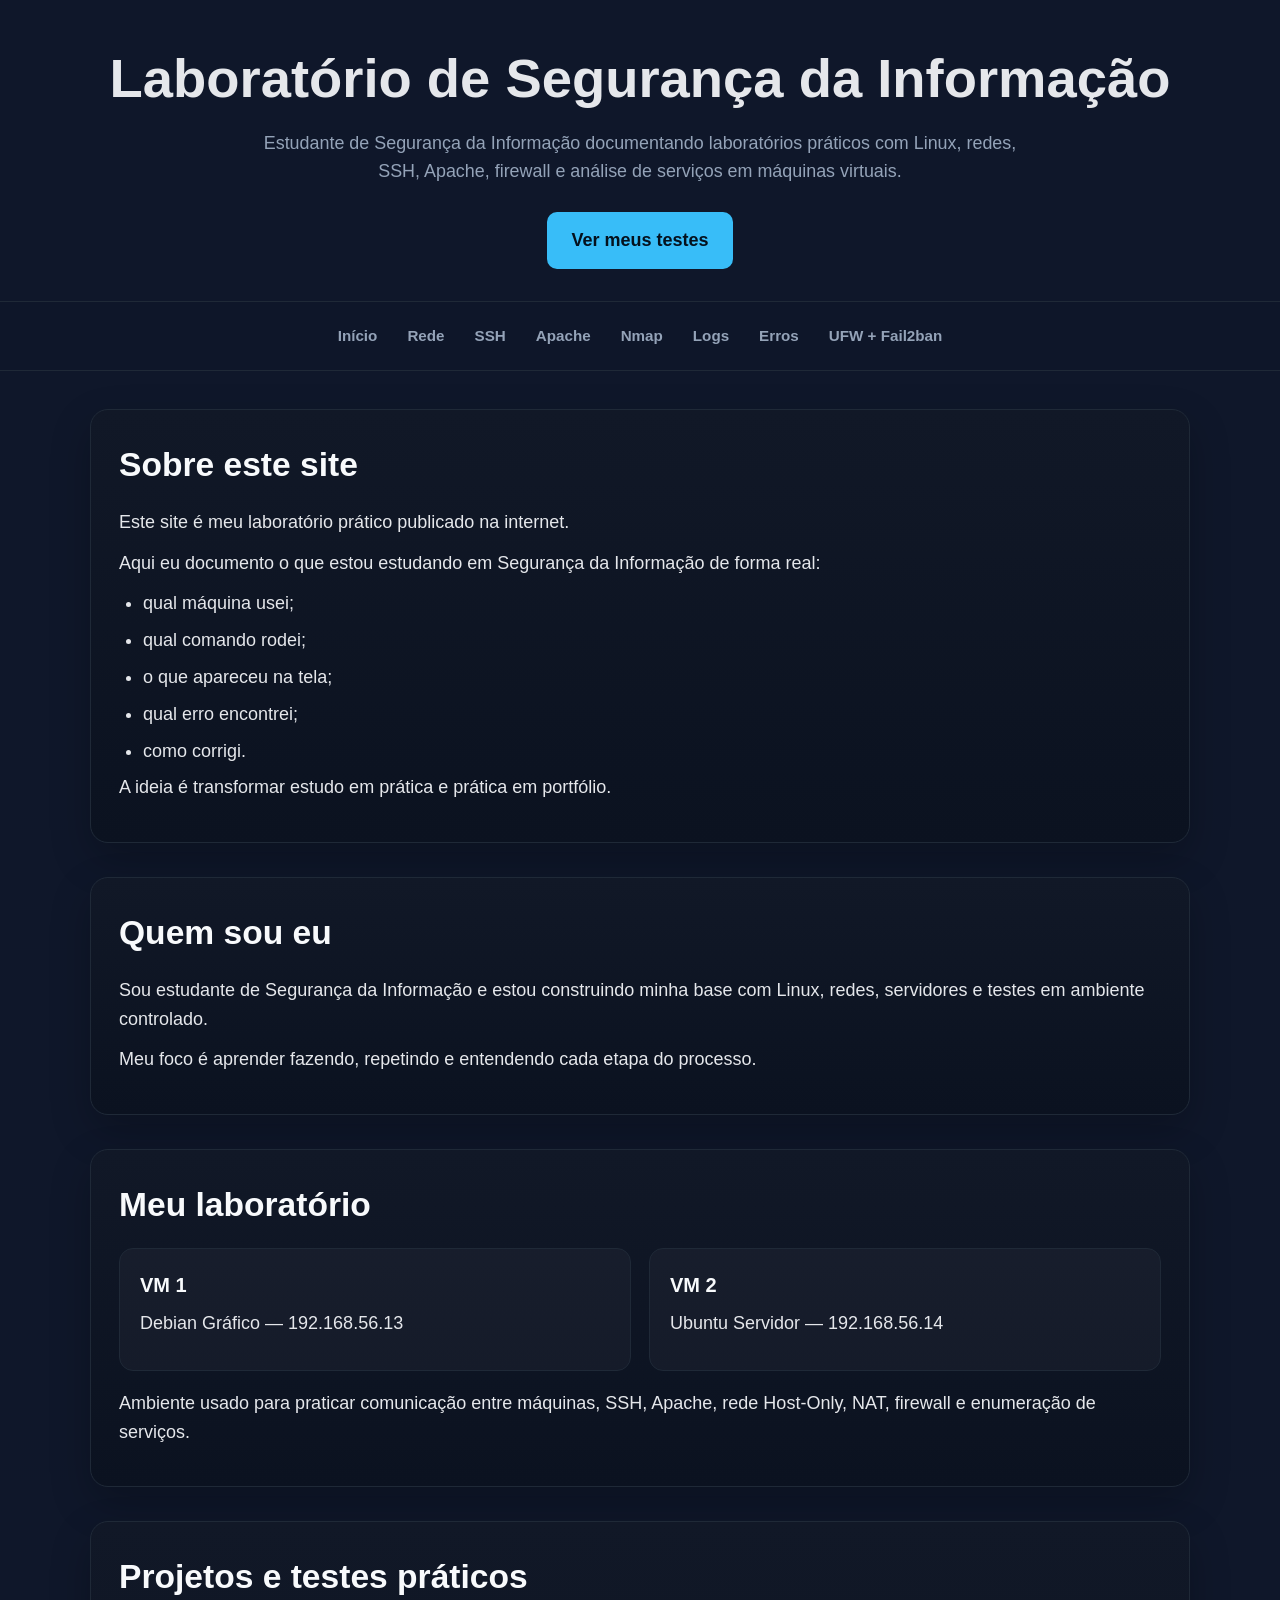
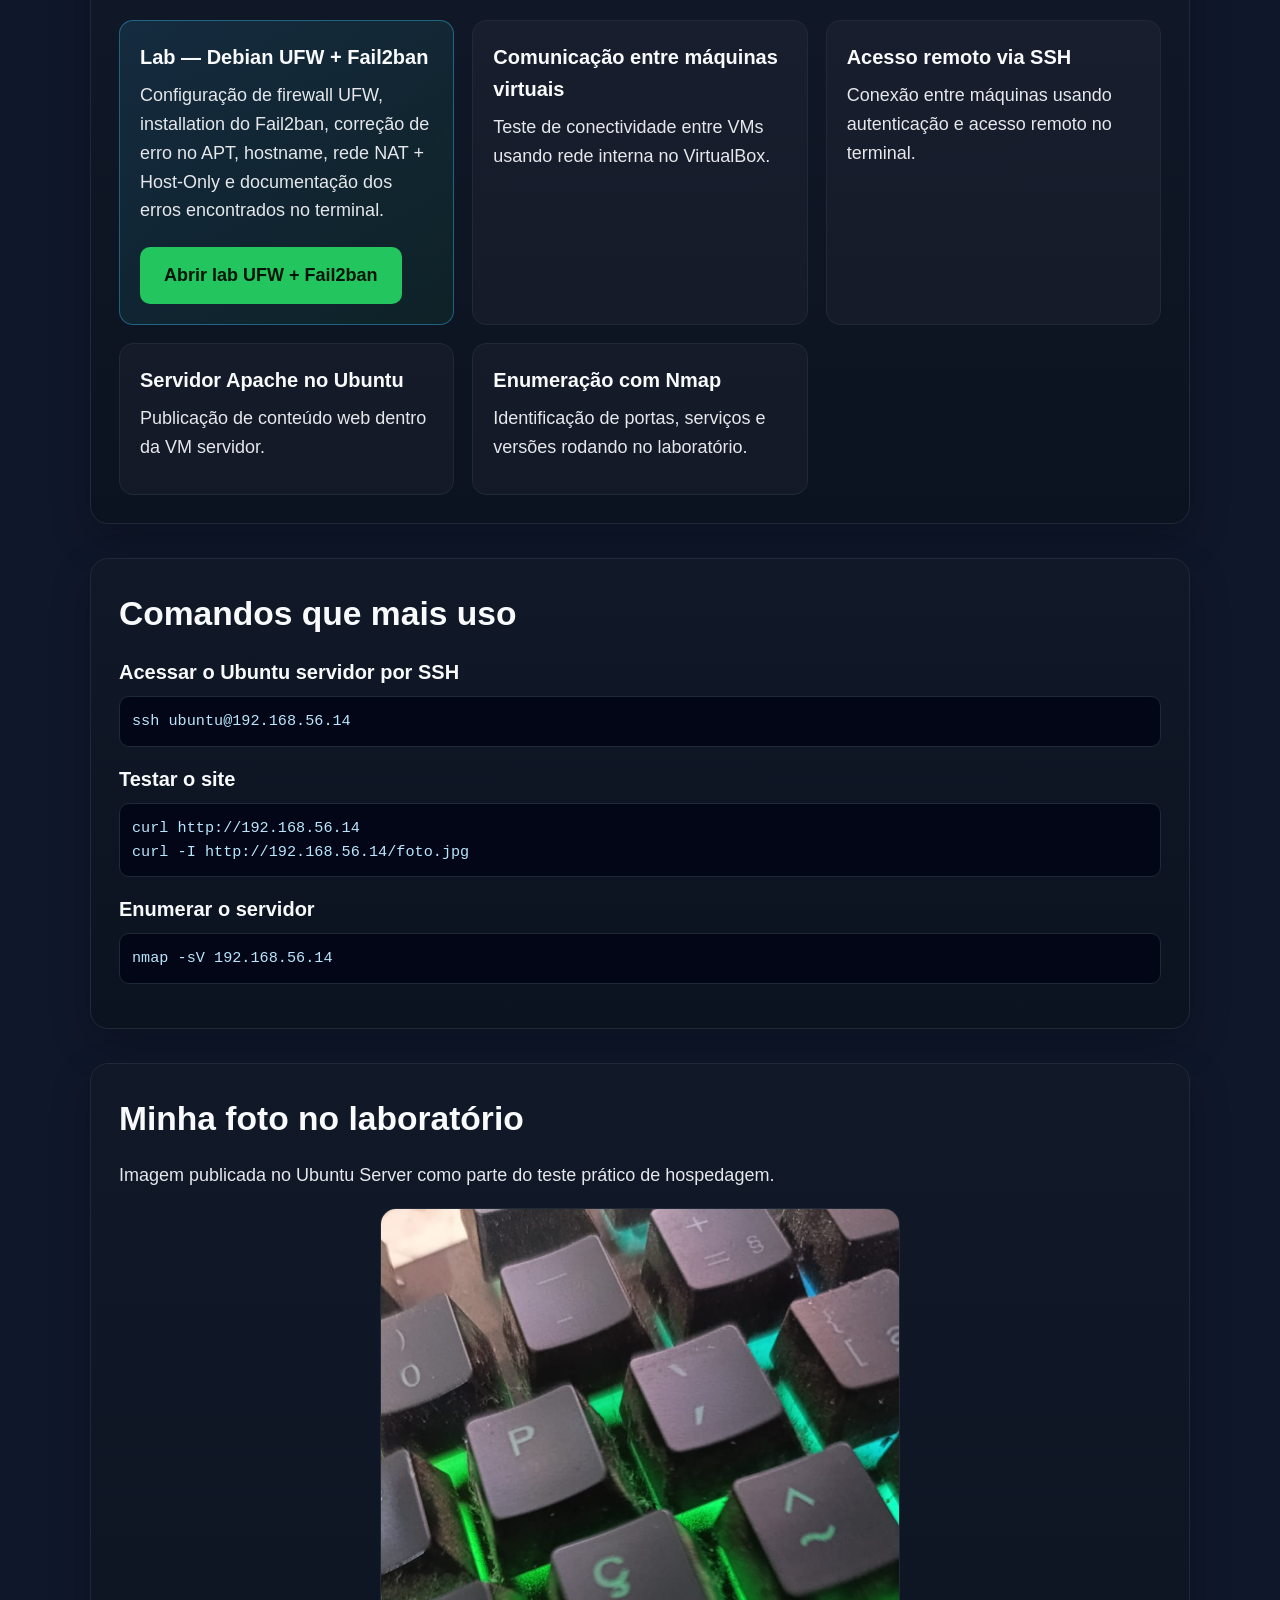
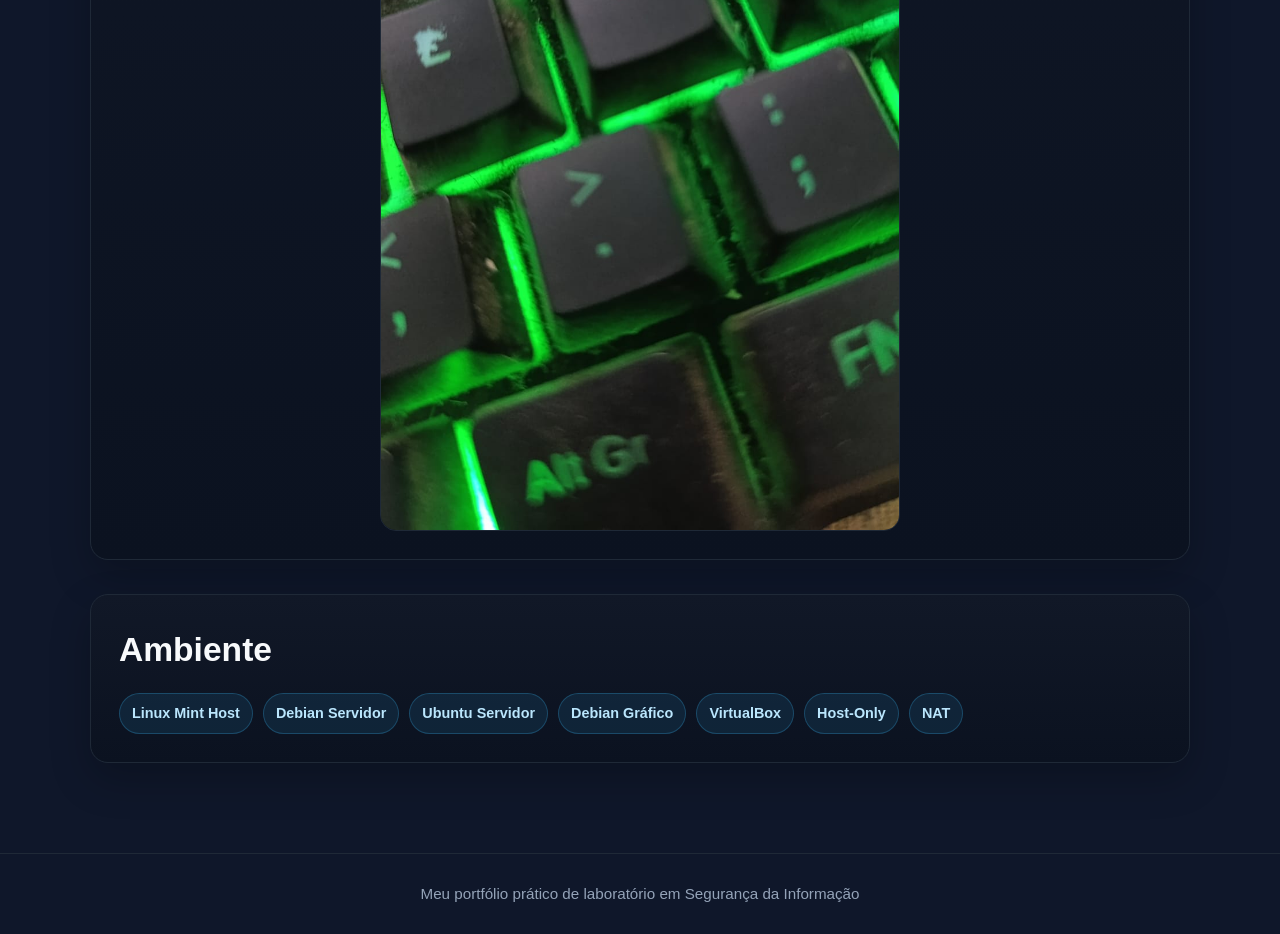
<file: index.html>
<!DOCTYPE html>
<html lang="pt-BR">
<head>
  <meta charset="UTF-8" />
  <meta name="viewport" content="width=device-width, initial-scale=1.0" />
  <title>Laboratório de Segurança da Informação</title>
  <style>
    :root {
      --bg: #0f172a;
      --card: #111827;
      --card2: #0b1220;
      --text: #e5e7eb;
      --muted: #94a3b8;
      --accent: #38bdf8;
      --accent2: #22c55e;
      --border: #1f2937;
    }

    * {
      box-sizing: border-box;
      margin: 0;
      padding: 0;
    }

    body {
      font-family: Arial, Helvetica, sans-serif;
      background: var(--bg);
      color: var(--text);
      line-height: 1.6;
      font-size: 18px;
    }

    a {
      color: inherit;
      text-decoration: none;
    }

    .container {
      width: min(1100px, calc(100% - 32px));
      margin: 0 auto;
    }

    header {
      padding: 48px 0 32px;
      text-align: center;
      border-bottom: 1px solid var(--border);
    }

    header h1 {
      font-size: clamp(2rem, 5vw, 3.4rem);
      line-height: 1.15;
      margin-bottom: 18px;
    }

    header p {
      max-width: 780px;
      margin: 0 auto 26px;
      color: var(--muted);
      font-size: 1.12rem;
    }

    .btn {
      display: inline-block;
      background: var(--accent);
      color: #04111d;
      font-weight: 700;
      padding: 14px 24px;
      border-radius: 10px;
      transition: transform .15s ease, opacity .15s ease;
    }

    .btn:hover {
      transform: translateY(-2px);
      opacity: .92;
    }

    nav {
      position: sticky;
      top: 0;
      z-index: 10;
      background: rgba(15, 23, 42, .95);
      backdrop-filter: blur(10px);
      border-bottom: 1px solid var(--border);
    }

    nav .container {
      display: flex;
      justify-content: center;
      flex-wrap: wrap;
      gap: 10px;
      padding: 14px 0;
    }

    nav a {
      color: var(--muted);
      padding: 8px 10px;
      border-radius: 8px;
      font-weight: 700;
      font-size: .95rem;
    }

    nav a:hover {
      color: var(--text);
      background: var(--card);
    }

    main {
      padding: 38px 0 56px;
    }

    section {
      margin-bottom: 34px;
    }

    .section-card {
      background: linear-gradient(180deg, var(--card), var(--card2));
      border: 1px solid var(--border);
      border-radius: 18px;
      padding: 28px;
      box-shadow: 0 16px 40px rgba(0,0,0,.22);
    }

    h2 {
      font-size: clamp(1.5rem, 3vw, 2.1rem);
      margin-bottom: 16px;
      color: #f8fafc;
    }

    h3 {
      font-size: 1.25rem;
      margin-bottom: 8px;
      color: #f8fafc;
    }

    p {
      margin-bottom: 12px;
      color: var(--text);
    }

    ul {
      margin: 12px 0 0 24px;
      color: var(--text);
    }

    li {
      margin-bottom: 8px;
    }

    .grid {
      display: grid;
      grid-template-columns: repeat(auto-fit, minmax(250px, 1fr));
      gap: 18px;
      margin-top: 16px;
    }

    .mini-card {
      background: rgba(255,255,255,.03);
      border: 1px solid var(--border);
      border-radius: 14px;
      padding: 20px;
    }

    .project-feature {
      border: 1px solid rgba(56, 189, 248, .4);
      background: linear-gradient(135deg, rgba(56,189,248,.12), rgba(34,197,94,.08));
    }

    .project-feature .btn {
      margin-top: 10px;
      background: var(--accent2);
      color: #04150a;
    }

    code {
      display: block;
      background: #020617;
      border: 1px solid var(--border);
      border-radius: 10px;
      padding: 12px;
      margin: 8px 0 16px;
      color: #bae6fd;
      overflow-x: auto;
      font-size: .95rem;
    }

    .tags {
      display: flex;
      flex-wrap: wrap;
      gap: 10px;
      margin-top: 14px;
    }

    .tag {
      background: rgba(56,189,248,.1);
      color: #bae6fd;
      border: 1px solid rgba(56,189,248,.25);
      padding: 8px 12px;
      border-radius: 999px;
      font-weight: 700;
      font-size: .9rem;
    }

    footer {
      text-align: center;
      color: var(--muted);
      border-top: 1px solid var(--border);
      padding: 28px 0;
      font-size: .95rem;
    }
  </style>
</head>
<body>
  <header>
    <div class="container">
      <h1>Laboratório de Segurança da Informação</h1>
      <p>Estudante de Segurança da Informação documentando laboratórios práticos com Linux, redes, SSH, Apache, firewall e análise de serviços em máquinas virtuais.</p>
      <a class="btn" href="#projetos">Ver meus testes</a>
    </div>
  </header>

  <nav>
    <div class="container">
      <a href="index.html">Início</a>
      <a href="rede.html">Rede</a>
      <a href="ssh.html">SSH</a>
      <a href="apache.html">Apache</a>
      <a href="nmap.html">Nmap</a>
      <a href="logs.html">Logs</a>
      <a href="erros.html">Erros</a>
      <a href="ufw-fail2ban.html">UFW + Fail2ban</a>
    </div>
  </nav>

  <main class="container">
    <section class="section-card">
      <h2>Sobre este site</h2>
      <p>Este site é meu laboratório prático publicado na internet.</p>
      <p>Aqui eu documento o que estou estudando em Segurança da Informação de forma real:</p>
      <ul>
        <li>qual máquina usei;</li>
        <li>qual comando rodei;</li>
        <li>o que apareceu na tela;</li>
        <li>qual erro encontrei;</li>
        <li>como corrigi.</li>
      </ul>
      <p>A ideia é transformar estudo em prática e prática em portfólio.</p>
    </section>

    <section class="section-card">
      <h2>Quem sou eu</h2>
      <p>Sou estudante de Segurança da Informação e estou construindo minha base com Linux, redes, servidores e testes em ambiente controlado.</p>
      <p>Meu foco é aprender fazendo, repetindo e entendendo cada etapa do processo.</p>
    </section>

    
      <section class="section-card">
      <h2>Meu laboratório</h2>
      <div class="grid">
        <div class="mini-card">
          <h3>VM 1</h3>
          <p>Debian Gráfico — 192.168.56.13</p>
        </div>
        <div class="mini-card">
          <h3>VM 2</h3>
          <p>Ubuntu Servidor — 192.168.56.14</p>
        </div>
      </div>
      <p style="margin-top: 18px;">Ambiente usado para praticar comunicação entre máquinas, SSH, Apache, rede Host-Only, NAT, firewall e enumeração de serviços.</p>
    </section>


    <section id="projetos" class="section-card">
      <h2>Projetos e testes práticos</h2>
      <div class="grid">
        <div class="mini-card project-feature">
          <h3>Lab — Debian UFW + Fail2ban</h3>
          <p>Configuração de firewall UFW, installation do Fail2ban, correção de erro no APT, hostname, rede NAT + Host-Only e documentação dos erros encontrados no terminal.</p>
          <a class="btn" href="ufw-fail2ban.html">Abrir lab UFW + Fail2ban</a>
        </div>
        <div class="mini-card">
          <h3>Comunicação entre máquinas virtuais</h3>
          <p>Teste de conectividade entre VMs usando rede interna no VirtualBox.</p>
        </div>
        <div class="mini-card">
          <h3>Acesso remoto via SSH</h3>
          <p>Conexão entre máquinas usando autenticação e acesso remoto no terminal.</p>
        </div>
        <div class="mini-card">
          <h3>Servidor Apache no Ubuntu</h3>
          <p>Publicação de conteúdo web dentro da VM servidor.</p>
        </div>
        <div class="mini-card">
          <h3>Enumeração com Nmap</h3>
          <p>Identificação de portas, serviços e versões rodando no laboratório.</p>
        </div>
      </div>
    </section>

    <section class="section-card">
      <h2>Comandos que mais uso</h2>
      <h3>Acessar o Ubuntu servidor por SSH</h3>
      <code>ssh ubuntu@192.168.56.14</code>
      <h3>Testar o site</h3>
      <code>curl http://192.168.56.14<br>curl -I http://192.168.56.14/foto.jpg</code>
      <h3>Enumerar o servidor</h3>
      <code>nmap -sV 192.168.56.14</code>
    </section>

    <section class="section-card">
      <h2>Minha foto no laboratório</h2>
      <p>Imagem publicada no Ubuntu Server como parte do teste prático de hospedagem.</p>
      <img src="foto.jpg" alt="Foto do laboratório" style="width:100%; max-width:520px; display:block; margin:18px auto 0; border-radius:16px; border:1px solid var(--border);" />
    </section>

    <section class="section-card">
      <h2>Ambiente</h2>
      <div class="tags">
        <span class="tag">Linux Mint Host</span>
        <span class="tag">Debian Servidor</span>
        <span class="tag">Ubuntu Servidor</span>
        <span class="tag">Debian Gráfico</span>
        <span class="tag">VirtualBox</span>
        <span class="tag">Host-Only</span>
        <span class="tag">NAT</span>
      </div>
    </section>
  </main>

  <footer>
    Meu portfólio prático de laboratório em Segurança da Informação
  </footer>
</body>
</html>
</file>
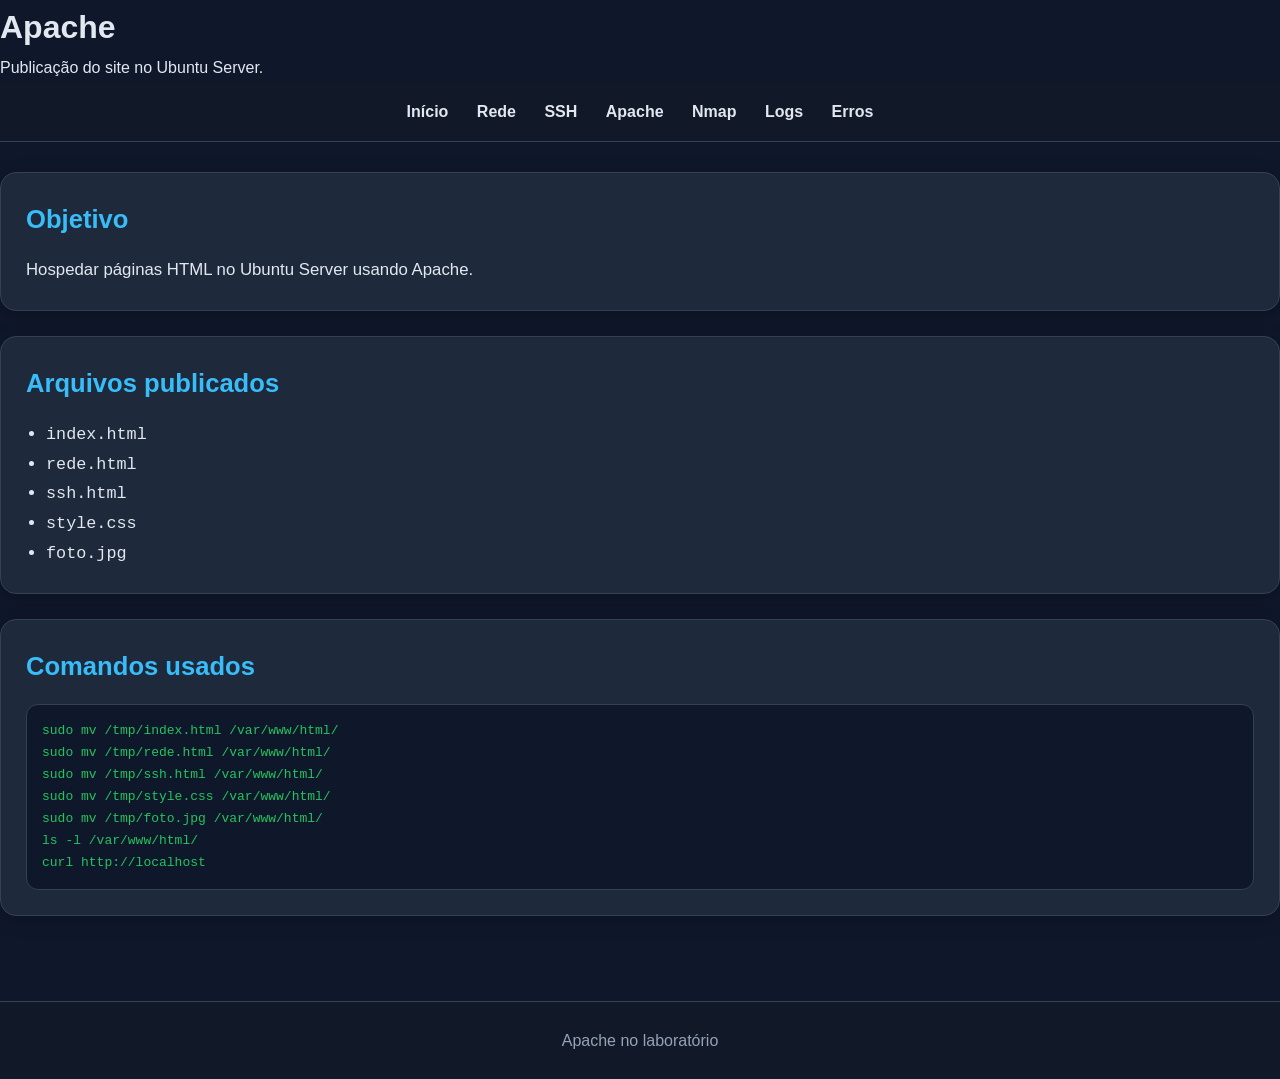
<file: apache.html>
<!DOCTYPE html>
<html lang="pt-BR">
<head>
  <meta charset="UTF-8">
  <meta name="viewport" content="width=device-width, initial-scale=1.0">
  <title>Apache - Laboratório SI</title>
  <link rel="stylesheet" href="style.css">
</head>
<body>
  <header>
    <h1>Apache</h1>
    <p>Publicação do site no Ubuntu Server.</p>
  </header>

  <nav>
    <a href="index.html">Início</a>
    <a href="rede.html">Rede</a>
    <a href="ssh.html">SSH</a>
    <a href="apache.html">Apache</a>
    <a href="nmap.html">Nmap</a>
    <a href="logs.html">Logs</a>
    <a href="erros.html">Erros</a>
  </nav>

  <main>
    <section class="card">
      <h2>Objetivo</h2>
      <p>Hospedar páginas HTML no Ubuntu Server usando Apache.</p>
    </section>

    <section class="card">
      <h2>Arquivos publicados</h2>
      <ul>
        <li><code>index.html</code></li>
        <li><code>rede.html</code></li>
        <li><code>ssh.html</code></li>
        <li><code>style.css</code></li>
        <li><code>foto.jpg</code></li>
      </ul>
    </section>

    <section class="card">
      <h2>Comandos usados</h2>
      <pre>sudo mv /tmp/index.html /var/www/html/
sudo mv /tmp/rede.html /var/www/html/
sudo mv /tmp/ssh.html /var/www/html/
sudo mv /tmp/style.css /var/www/html/
sudo mv /tmp/foto.jpg /var/www/html/
ls -l /var/www/html/
curl http://localhost</pre>
    </section>
  </main>

  <footer>
    Apache no laboratório
  </footer>
</body>
</html>
</file>
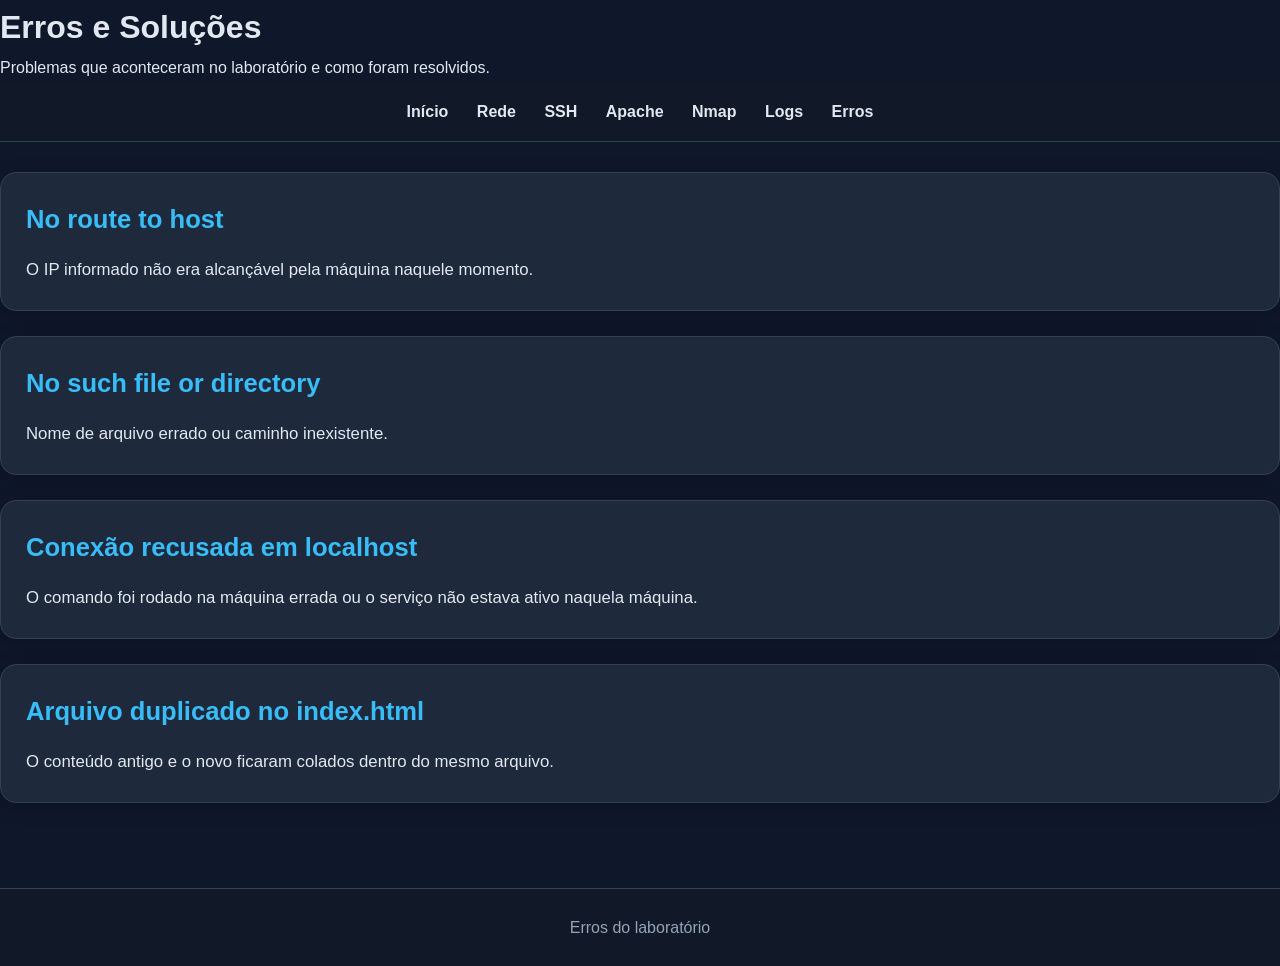
<file: erros.html>
<!DOCTYPE html>
<html lang="pt-BR">
<head>
  <meta charset="UTF-8">
  <meta name="viewport" content="width=device-width, initial-scale=1.0">
  <title>Erros - Laboratório SI</title>
  <link rel="stylesheet" href="style.css">
</head>
<body>
  <header>
    <h1>Erros e Soluções</h1>
    <p>Problemas que aconteceram no laboratório e como foram resolvidos.</p>
  </header>

  <nav>
    <a href="index.html">Início</a>
    <a href="rede.html">Rede</a>
    <a href="ssh.html">SSH</a>
    <a href="apache.html">Apache</a>
    <a href="nmap.html">Nmap</a>
    <a href="logs.html">Logs</a>
    <a href="erros.html">Erros</a>
  </nav>

  <main>
    <section class="card">
      <h2>No route to host</h2>
      <p>O IP informado não era alcançável pela máquina naquele momento.</p>
    </section>

    <section class="card">
      <h2>No such file or directory</h2>
      <p>Nome de arquivo errado ou caminho inexistente.</p>
    </section>

    <section class="card">
      <h2>Conexão recusada em localhost</h2>
      <p>O comando foi rodado na máquina errada ou o serviço não estava ativo naquela máquina.</p>
    </section>

    <section class="card">
      <h2>Arquivo duplicado no index.html</h2>
      <p>O conteúdo antigo e o novo ficaram colados dentro do mesmo arquivo.</p>
    </section>
  </main>

  <footer>
    Erros do laboratório
  </footer>
</body>
</html>
</file>
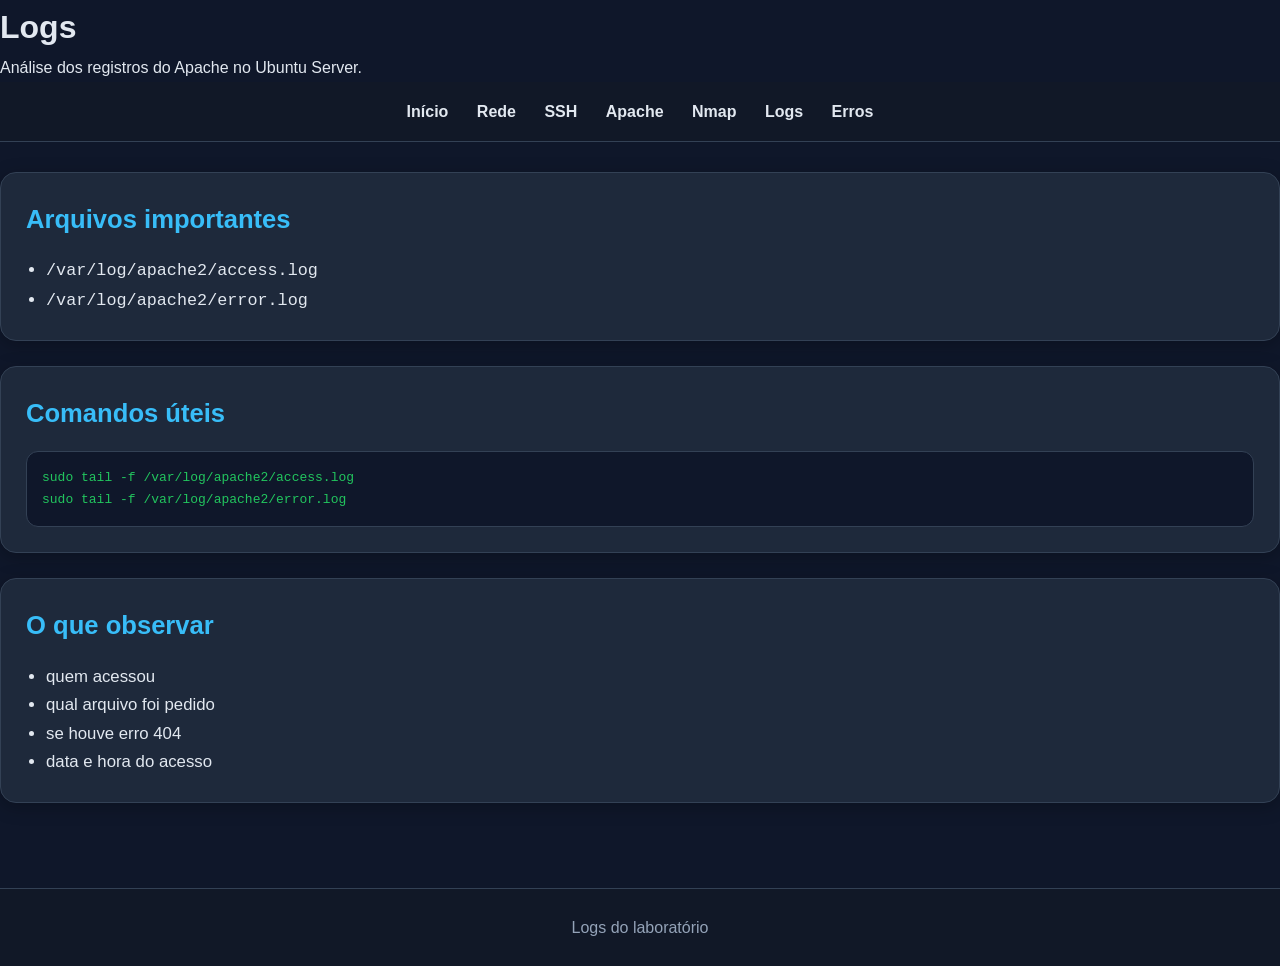
<file: logs.html>
<!DOCTYPE html>
<html lang="pt-BR">
<head>
  <meta charset="UTF-8">
  <meta name="viewport" content="width=device-width, initial-scale=1.0">
  <title>Logs - Laboratório SI</title>
  <link rel="stylesheet" href="style.css">
</head>
<body>
  <header>
    <h1>Logs</h1>
    <p>Análise dos registros do Apache no Ubuntu Server.</p>
  </header>

  <nav>
    <a href="index.html">Início</a>
    <a href="rede.html">Rede</a>
    <a href="ssh.html">SSH</a>
    <a href="apache.html">Apache</a>
    <a href="nmap.html">Nmap</a>
    <a href="logs.html">Logs</a>
    <a href="erros.html">Erros</a>
  </nav>

  <main>
    <section class="card">
      <h2>Arquivos importantes</h2>
      <ul>
        <li><code>/var/log/apache2/access.log</code></li>
        <li><code>/var/log/apache2/error.log</code></li>
      </ul>
    </section>

    <section class="card">
      <h2>Comandos úteis</h2>
      <pre>sudo tail -f /var/log/apache2/access.log
sudo tail -f /var/log/apache2/error.log</pre>
    </section>

    <section class="card">
      <h2>O que observar</h2>
      <ul>
        <li>quem acessou</li>
        <li>qual arquivo foi pedido</li>
        <li>se houve erro 404</li>
        <li>data e hora do acesso</li>
      </ul>
    </section>
  </main>

  <footer>
    Logs do laboratório
  </footer>
</body>
</html>
</file>
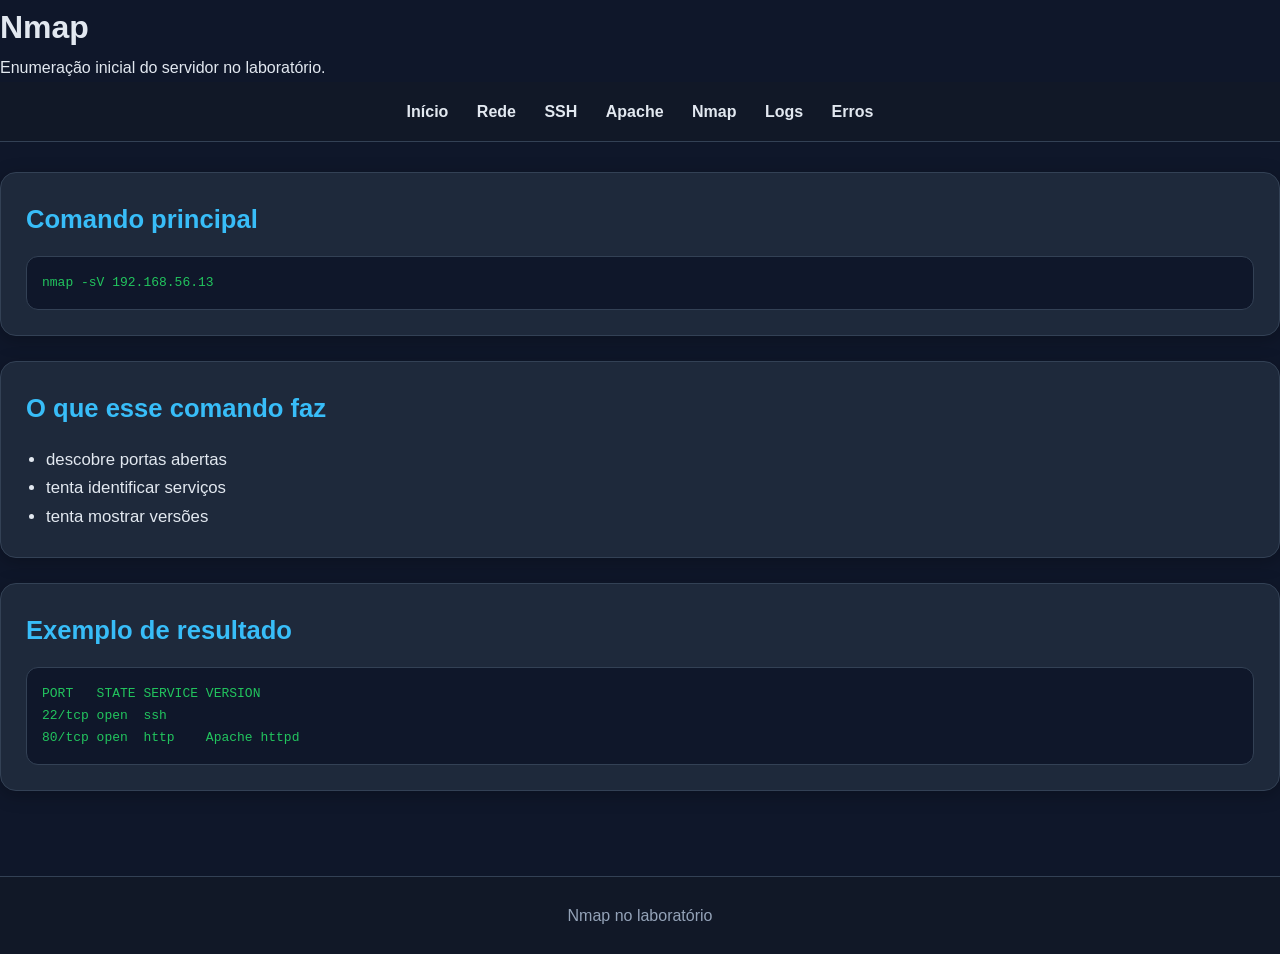
<file: nmap.html>
<!DOCTYPE html>
<html lang="pt-BR">
<head>
  <meta charset="UTF-8">
  <meta name="viewport" content="width=device-width, initial-scale=1.0">
  <title>Nmap - Laboratório SI</title>
  <link rel="stylesheet" href="style.css">
</head>
<body>
  <header>
    <h1>Nmap</h1>
    <p>Enumeração inicial do servidor no laboratório.</p>
  </header>

  <nav>
    <a href="index.html">Início</a>
    <a href="rede.html">Rede</a>
    <a href="ssh.html">SSH</a>
    <a href="apache.html">Apache</a>
    <a href="nmap.html">Nmap</a>
    <a href="logs.html">Logs</a>
    <a href="erros.html">Erros</a>
  </nav>

  <main>
    <section class="card">
      <h2>Comando principal</h2>
      <pre>nmap -sV 192.168.56.13</pre>
    </section>

    <section class="card">
      <h2>O que esse comando faz</h2>
      <ul>
        <li>descobre portas abertas</li>
        <li>tenta identificar serviços</li>
        <li>tenta mostrar versões</li>
      </ul>
    </section>

    <section class="card">
      <h2>Exemplo de resultado</h2>
      <pre>PORT   STATE SERVICE VERSION
22/tcp open  ssh
80/tcp open  http    Apache httpd</pre>
    </section>
  </main>

  <footer>
    Nmap no laboratório
  </footer>
</body>
</html>
</file>
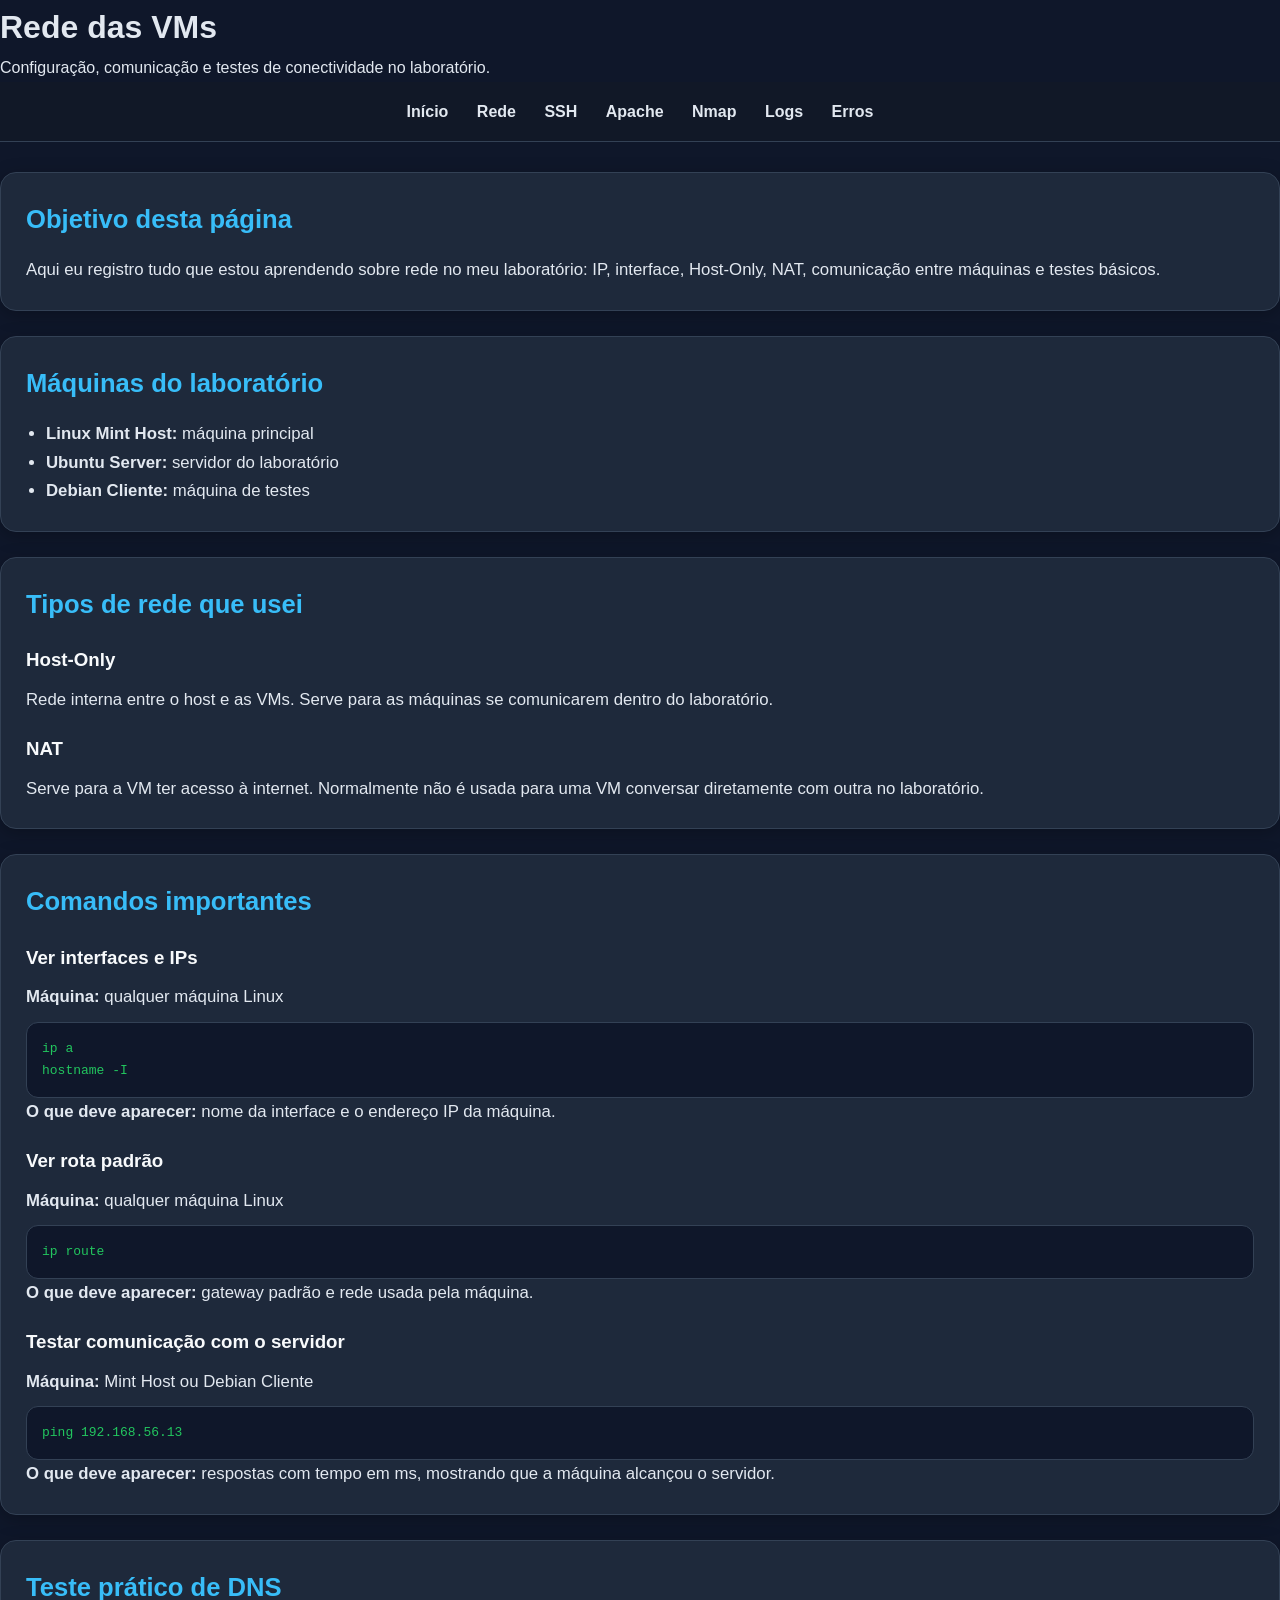
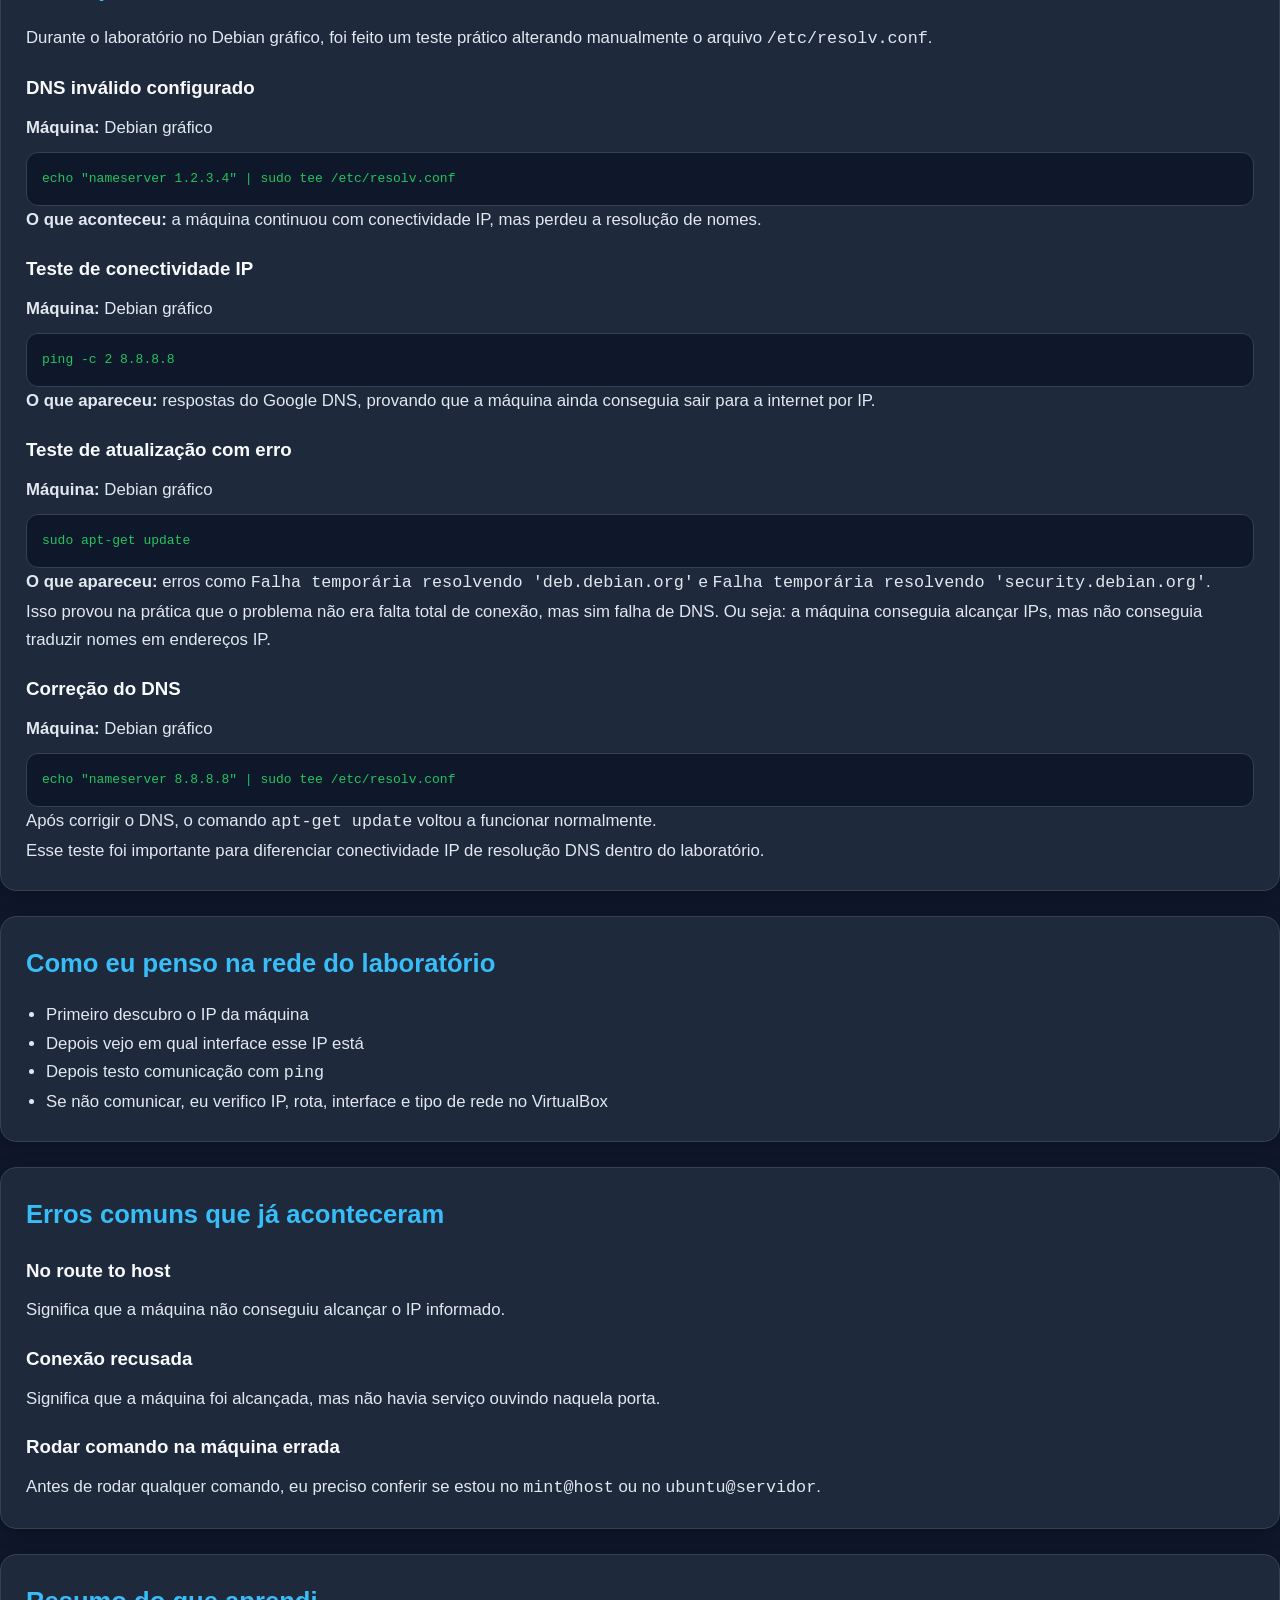
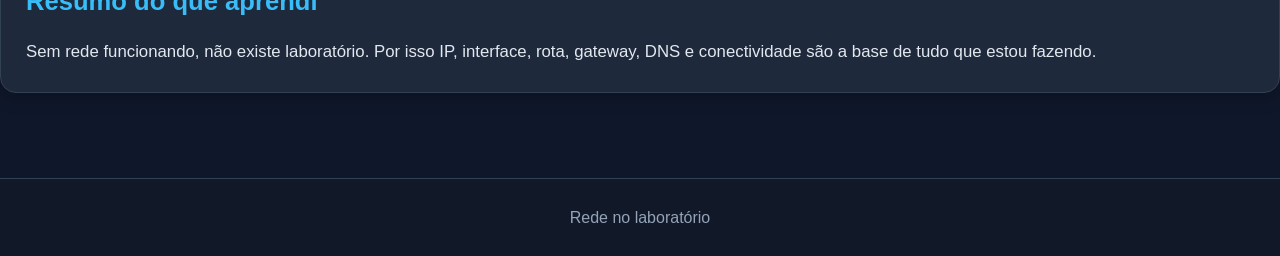
<file: rede.html>
<!DOCTYPE html>
<html lang="pt-BR">
<head>
  <meta charset="UTF-8">
  <meta name="viewport" content="width=device-width, initial-scale=1.0">
  <title>Rede - Laboratório SI</title>
  <link rel="stylesheet" href="style.css">
</head>
<body>
  <header>
    <h1>Rede das VMs</h1>
    <p>Configuração, comunicação e testes de conectividade no laboratório.</p>
  </header>

  <nav>
    <a href="index.html">Início</a>
    <a href="rede.html">Rede</a>
    <a href="ssh.html">SSH</a>
    <a href="apache.html">Apache</a>
    <a href="nmap.html">Nmap</a>
    <a href="logs.html">Logs</a>
    <a href="erros.html">Erros</a>
  </nav>

  <main>
    <section class="card">
      <h2>Objetivo desta página</h2>
      <p>
        Aqui eu registro tudo que estou aprendendo sobre rede no meu laboratório:
        IP, interface, Host-Only, NAT, comunicação entre máquinas e testes básicos.
      </p>
    </section>

    <section class="card">
      <h2>Máquinas do laboratório</h2>
      <ul>
        <li><strong>Linux Mint Host:</strong> máquina principal</li>
        <li><strong>Ubuntu Server:</strong> servidor do laboratório</li>
        <li><strong>Debian Cliente:</strong> máquina de testes</li>
      </ul>
    </section>

    <section class="card">
      <h2>Tipos de rede que usei</h2>

      <h3>Host-Only</h3>
      <p>
        Rede interna entre o host e as VMs. Serve para as máquinas se comunicarem
        dentro do laboratório.
      </p>

      <h3>NAT</h3>
      <p>
        Serve para a VM ter acesso à internet. Normalmente não é usada para uma VM
        conversar diretamente com outra no laboratório.
      </p>
    </section>

    <section class="card">
      <h2>Comandos importantes</h2>

      <h3>Ver interfaces e IPs</h3>
      <p><strong>Máquina:</strong> qualquer máquina Linux</p>
      <pre>ip a
hostname -I</pre>
      <p>
        <strong>O que deve aparecer:</strong> nome da interface e o endereço IP da máquina.
      </p>

      <h3>Ver rota padrão</h3>
      <p><strong>Máquina:</strong> qualquer máquina Linux</p>
      <pre>ip route</pre>
      <p>
        <strong>O que deve aparecer:</strong> gateway padrão e rede usada pela máquina.
      </p>

      <h3>Testar comunicação com o servidor</h3>
      <p><strong>Máquina:</strong> Mint Host ou Debian Cliente</p>
      <pre>ping 192.168.56.13</pre>
      <p>
        <strong>O que deve aparecer:</strong> respostas com tempo em ms, mostrando que a máquina alcançou o servidor.
      </p>
    </section>

    <section class="card">
      <h2>Teste prático de DNS</h2>
      <p>
        Durante o laboratório no Debian gráfico, foi feito um teste prático alterando
        manualmente o arquivo <code>/etc/resolv.conf</code>.
      </p>

      <h3>DNS inválido configurado</h3>
      <p><strong>Máquina:</strong> Debian gráfico</p>
      <pre>echo "nameserver 1.2.3.4" | sudo tee /etc/resolv.conf</pre>
      <p>
        <strong>O que aconteceu:</strong> a máquina continuou com conectividade IP,
        mas perdeu a resolução de nomes.
      </p>

      <h3>Teste de conectividade IP</h3>
      <p><strong>Máquina:</strong> Debian gráfico</p>
      <pre>ping -c 2 8.8.8.8</pre>
      <p>
        <strong>O que apareceu:</strong> respostas do Google DNS, provando que a máquina
        ainda conseguia sair para a internet por IP.
      </p>

      <h3>Teste de atualização com erro</h3>
      <p><strong>Máquina:</strong> Debian gráfico</p>
      <pre>sudo apt-get update</pre>
      <p>
        <strong>O que apareceu:</strong> erros como
        <code>Falha temporária resolvendo 'deb.debian.org'</code> e
        <code>Falha temporária resolvendo 'security.debian.org'</code>.
      </p>

      <p>
        Isso provou na prática que o problema não era falta total de conexão,
        mas sim falha de DNS. Ou seja: a máquina conseguia alcançar IPs,
        mas não conseguia traduzir nomes em endereços IP.
      </p>

      <h3>Correção do DNS</h3>
      <p><strong>Máquina:</strong> Debian gráfico</p>
      <pre>echo "nameserver 8.8.8.8" | sudo tee /etc/resolv.conf</pre>

      <p>
        Após corrigir o DNS, o comando <code>apt-get update</code> voltou a funcionar normalmente.
      </p>

      <p>
        Esse teste foi importante para diferenciar conectividade IP de resolução DNS
        dentro do laboratório.
      </p>
    </section>

    <section class="card">
      <h2>Como eu penso na rede do laboratório</h2>
      <ul>
        <li>Primeiro descubro o IP da máquina</li>
        <li>Depois vejo em qual interface esse IP está</li>
        <li>Depois testo comunicação com <code>ping</code></li>
        <li>Se não comunicar, eu verifico IP, rota, interface e tipo de rede no VirtualBox</li>
      </ul>
    </section>

    <section class="card">
      <h2>Erros comuns que já aconteceram</h2>

      <h3>No route to host</h3>
      <p>
        Significa que a máquina não conseguiu alcançar o IP informado.
      </p>

      <h3>Conexão recusada</h3>
      <p>
        Significa que a máquina foi alcançada, mas não havia serviço ouvindo naquela porta.
      </p>

      <h3>Rodar comando na máquina errada</h3>
      <p>
        Antes de rodar qualquer comando, eu preciso conferir se estou no <code>mint@host</code>
        ou no <code>ubuntu@servidor</code>.
      </p>
    </section>

    <section class="card">
      <h2>Resumo do que aprendi</h2>
      <p>
        Sem rede funcionando, não existe laboratório. Por isso IP, interface, rota, gateway,
        DNS e conectividade são a base de tudo que estou fazendo.
      </p>
    </section>
  </main>

  <footer>
    Rede no laboratório
  </footer>
</body>
</html>
</file>
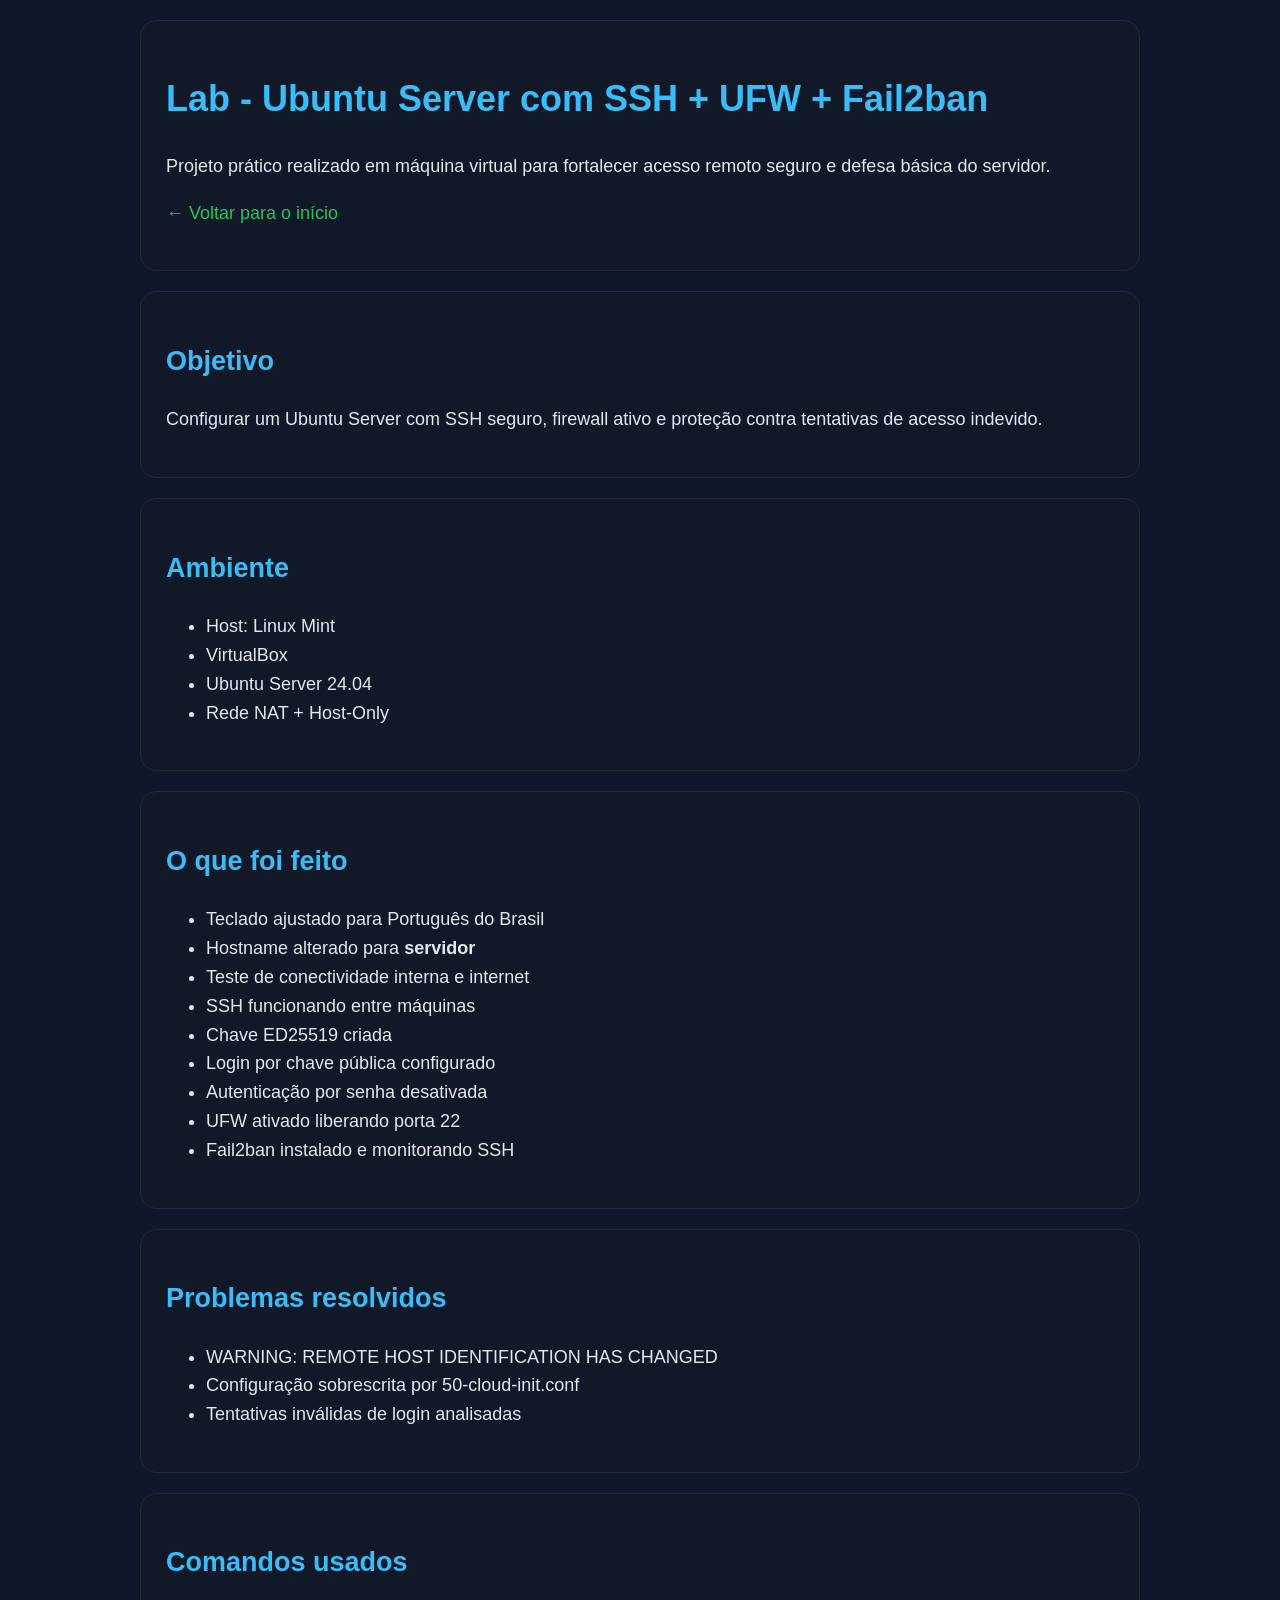
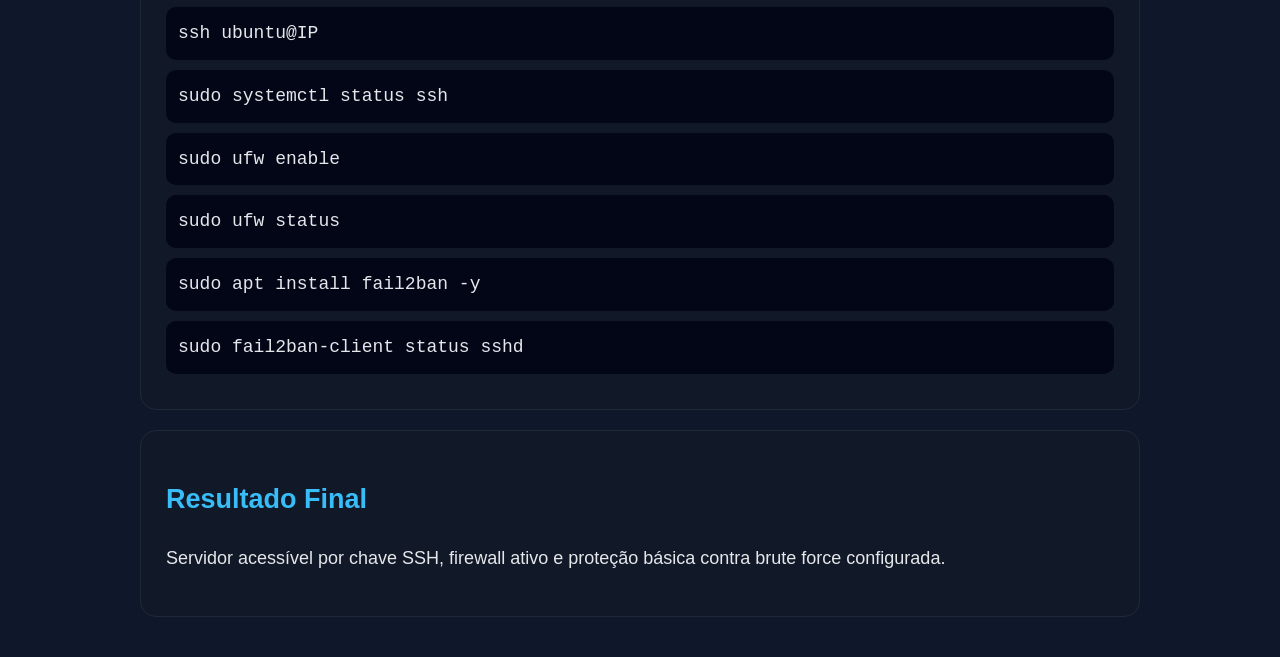
<file: ssh-ufw-fail2ban.html>
<!DOCTYPE html>
<html lang="pt-BR">
<head>
<meta charset="UTF-8">
<meta name="viewport" content="width=device-width, initial-scale=1.0">
<title>Lab - SSH + UFW + Fail2ban</title>
<style>
body{
  font-family:Arial,Helvetica,sans-serif;
  background:#0f172a;
  color:#e5e7eb;
  max-width:1000px;
  margin:auto;
  padding:20px;
  line-height:1.6;
  font-size:18px;
}
.card{
  background:#111827;
  padding:25px;
  border-radius:16px;
  margin-bottom:20px;
  border:1px solid #1f2937;
}
h1,h2{color:#38bdf8;}
code{
  display:block;
  background:#020617;
  padding:12px;
  border-radius:10px;
  overflow:auto;
  margin:10px 0;
}
a{
  color:#22c55e;
  text-decoration:none;
}
</style>
</head>
<body>

<div class="card">
<h1>Lab - Ubuntu Server com SSH + UFW + Fail2ban</h1>
<p>Projeto prático realizado em máquina virtual para fortalecer acesso remoto seguro e defesa básica do servidor.</p>
<p><a href="index.html">← Voltar para o início</a></p>
</div>

<div class="card">
<h2>Objetivo</h2>
<p>Configurar um Ubuntu Server com SSH seguro, firewall ativo e proteção contra tentativas de acesso indevido.</p>
</div>

<div class="card">
<h2>Ambiente</h2>
<ul>
<li>Host: Linux Mint</li>
<li>VirtualBox</li>
<li>Ubuntu Server 24.04</li>
<li>Rede NAT + Host-Only</li>
</ul>
</div>

<div class="card">
<h2>O que foi feito</h2>
<ul>
<li>Teclado ajustado para Português do Brasil</li>
<li>Hostname alterado para <strong>servidor</strong></li>
<li>Teste de conectividade interna e internet</li>
<li>SSH funcionando entre máquinas</li>
<li>Chave ED25519 criada</li>
<li>Login por chave pública configurado</li>
<li>Autenticação por senha desativada</li>
<li>UFW ativado liberando porta 22</li>
<li>Fail2ban instalado e monitorando SSH</li>
</ul>
</div>

<div class="card">
<h2>Problemas resolvidos</h2>
<ul>
<li>WARNING: REMOTE HOST IDENTIFICATION HAS CHANGED</li>
<li>Configuração sobrescrita por 50-cloud-init.conf</li>
<li>Tentativas inválidas de login analisadas</li>
</ul>
</div>

<div class="card">
<h2>Comandos usados</h2>

<code>ssh ubuntu@IP</code>
<code>sudo systemctl status ssh</code>
<code>sudo ufw enable</code>
<code>sudo ufw status</code>
<code>sudo apt install fail2ban -y</code>
<code>sudo fail2ban-client status sshd</code>

</div>

<div class="card">
<h2>Resultado Final</h2>
<p>Servidor acessível por chave SSH, firewall ativo e proteção básica contra brute force configurada.</p>
</div>

</body>
</html>
</file>
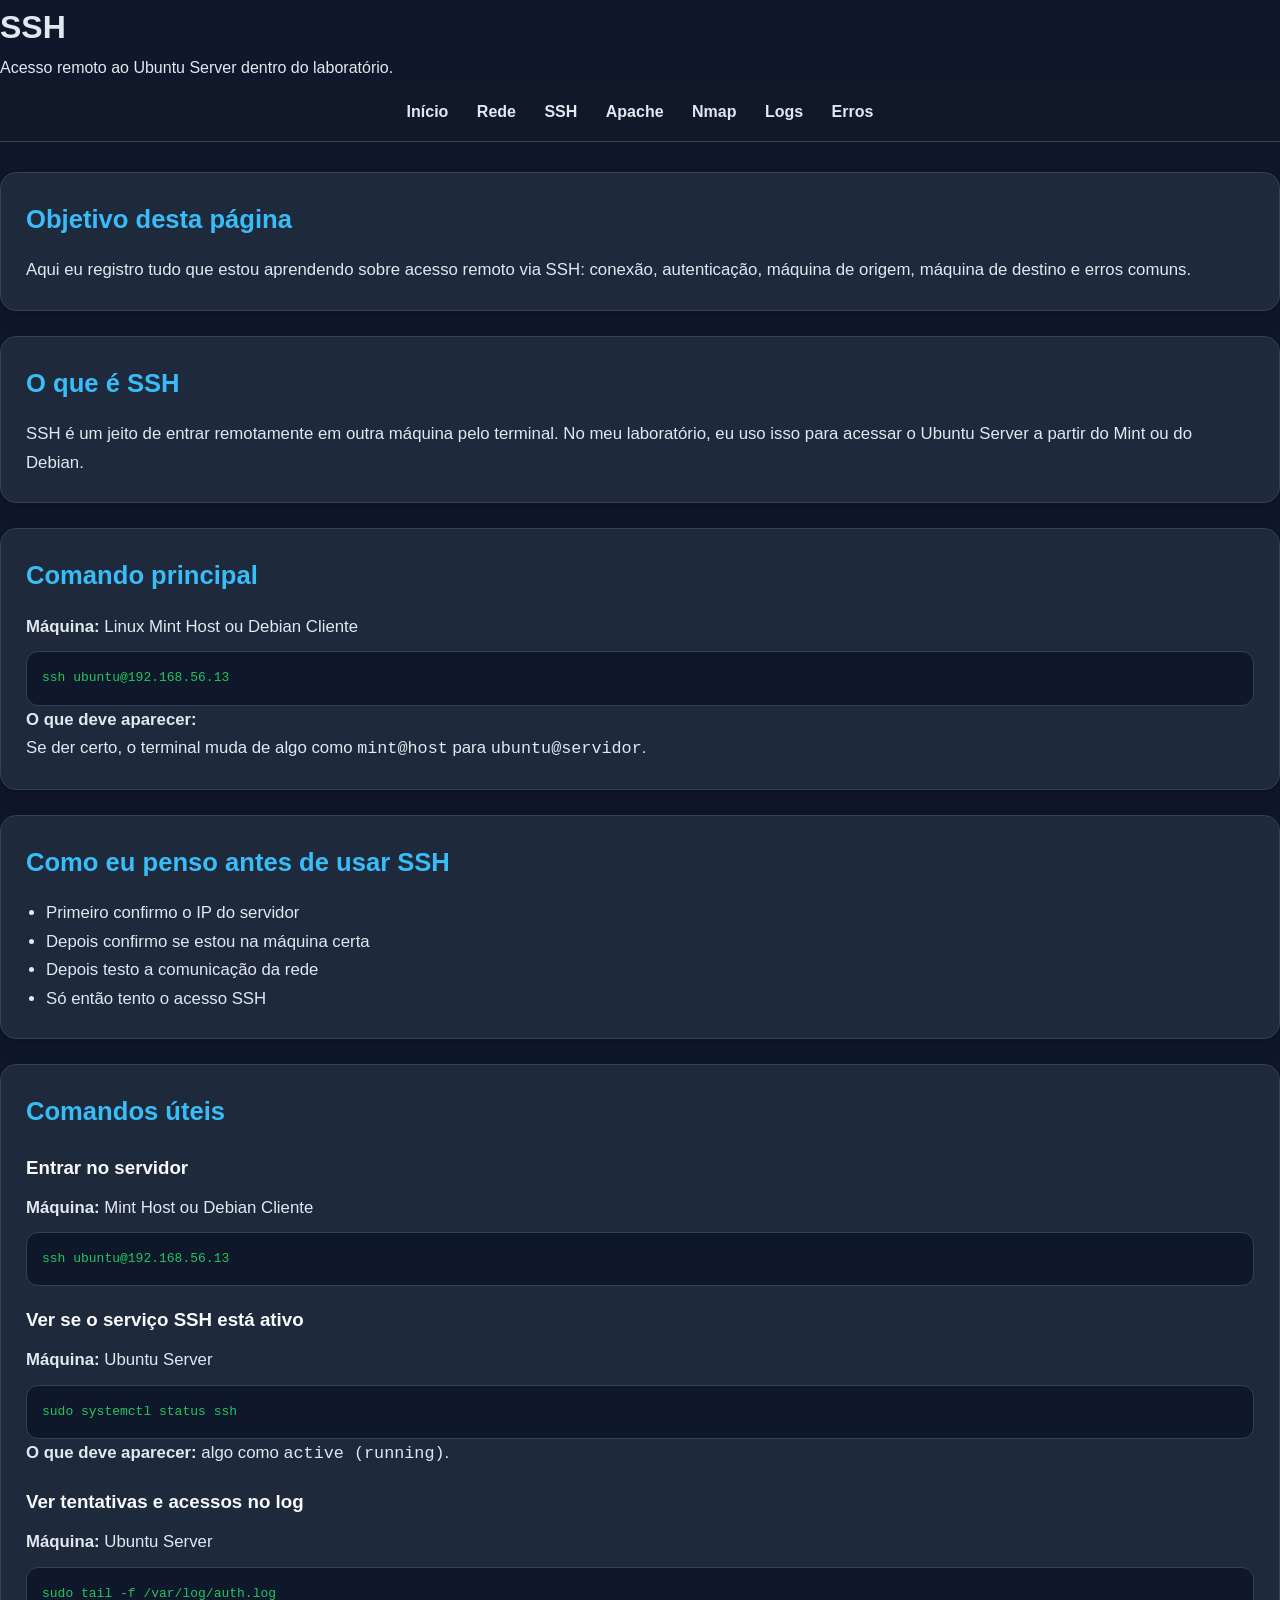
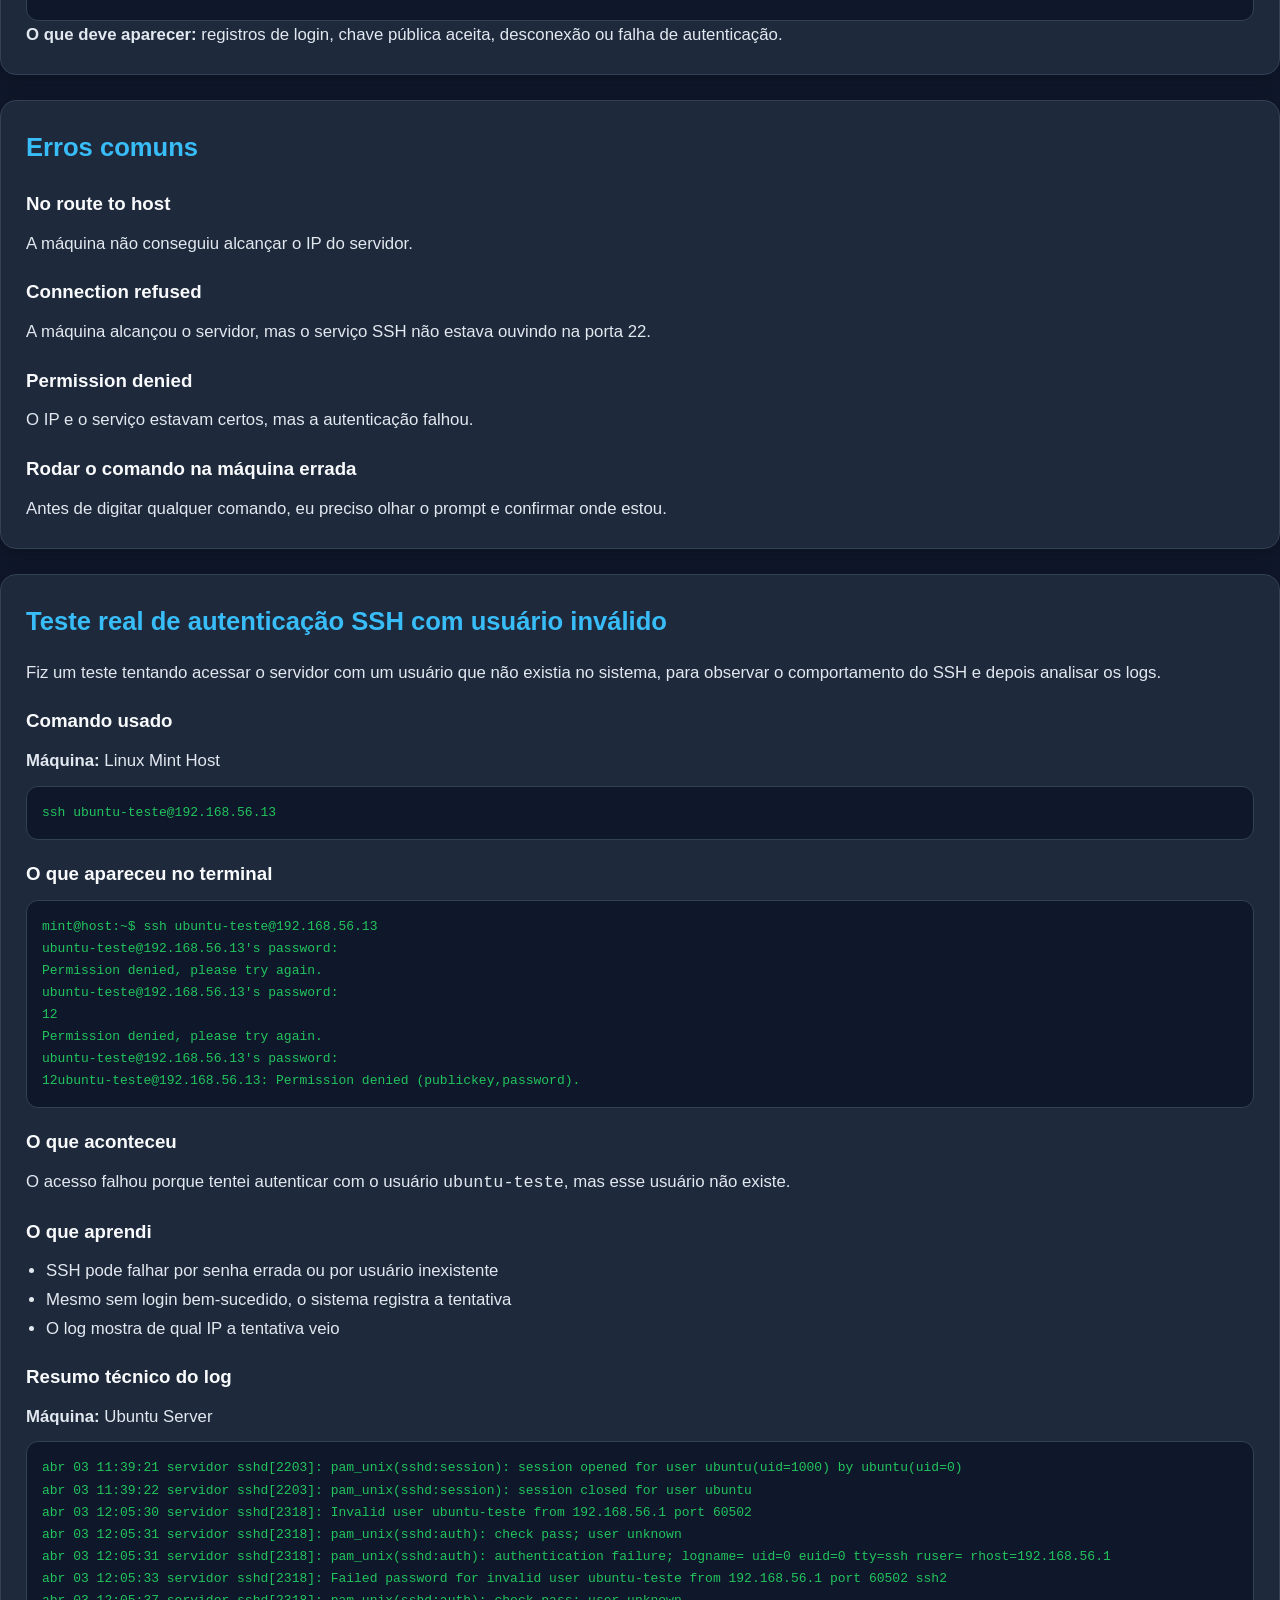
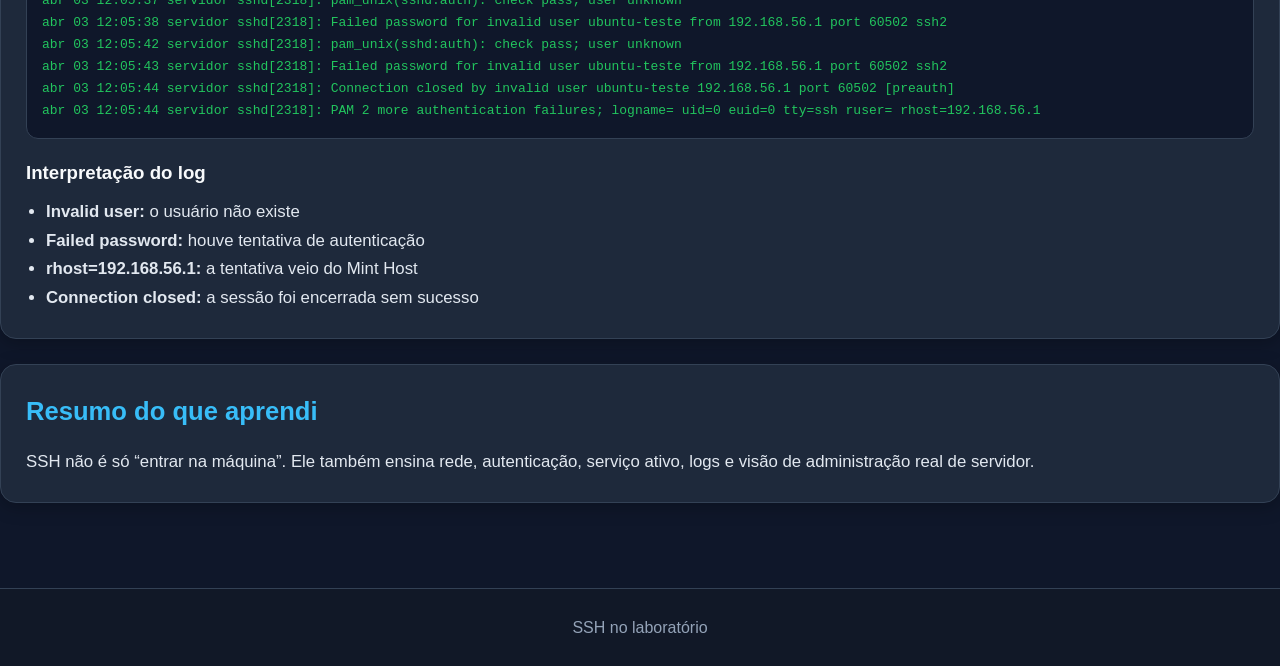
<file: ssh.html>
<!DOCTYPE html>
<html lang="pt-BR">
<head>
  <meta charset="UTF-8">
  <meta name="viewport" content="width=device-width, initial-scale=1.0">
  <title>SSH - Laboratório SI</title>
  <link rel="stylesheet" href="style.css">
</head>
<body>
  <header>
    <h1>SSH</h1>
    <p>Acesso remoto ao Ubuntu Server dentro do laboratório.</p>
  </header>

  <nav>
    <a href="index.html">Início</a>
    <a href="rede.html">Rede</a>
    <a href="ssh.html">SSH</a>
    <a href="apache.html">Apache</a>
    <a href="nmap.html">Nmap</a>
    <a href="logs.html">Logs</a>
    <a href="erros.html">Erros</a>
  </nav>

  <main>
    <section class="card">
      <h2>Objetivo desta página</h2>
      <p>
        Aqui eu registro tudo que estou aprendendo sobre acesso remoto via SSH:
        conexão, autenticação, máquina de origem, máquina de destino e erros comuns.
      </p>
    </section>

    <section class="card">
      <h2>O que é SSH</h2>
      <p>
        SSH é um jeito de entrar remotamente em outra máquina pelo terminal.
        No meu laboratório, eu uso isso para acessar o Ubuntu Server a partir do Mint ou do Debian.
      </p>
    </section>

    <section class="card">
      <h2>Comando principal</h2>
      <p><strong>Máquina:</strong> Linux Mint Host ou Debian Cliente</p>
      <pre>ssh ubuntu@192.168.56.13</pre>

      <p><strong>O que deve aparecer:</strong></p>
      <p>
        Se der certo, o terminal muda de algo como <code>mint@host</code>
        para <code>ubuntu@servidor</code>.
      </p>
    </section>

    <section class="card">
      <h2>Como eu penso antes de usar SSH</h2>
      <ul>
        <li>Primeiro confirmo o IP do servidor</li>
        <li>Depois confirmo se estou na máquina certa</li>
        <li>Depois testo a comunicação da rede</li>
        <li>Só então tento o acesso SSH</li>
      </ul>
    </section>

    <section class="card">
      <h2>Comandos úteis</h2>

      <h3>Entrar no servidor</h3>
      <p><strong>Máquina:</strong> Mint Host ou Debian Cliente</p>
      <pre>ssh ubuntu@192.168.56.13</pre>

      <h3>Ver se o serviço SSH está ativo</h3>
      <p><strong>Máquina:</strong> Ubuntu Server</p>
      <pre>sudo systemctl status ssh</pre>
      <p><strong>O que deve aparecer:</strong> algo como <code>active (running)</code>.</p>

      <h3>Ver tentativas e acessos no log</h3>
      <p><strong>Máquina:</strong> Ubuntu Server</p>
      <pre>sudo tail -f /var/log/auth.log</pre>
      <p>
        <strong>O que deve aparecer:</strong> registros de login, chave pública aceita, desconexão ou falha de autenticação.
      </p>
    </section>

    <section class="card">
      <h2>Erros comuns</h2>

      <h3>No route to host</h3>
      <p>
        A máquina não conseguiu alcançar o IP do servidor.
      </p>

      <h3>Connection refused</h3>
      <p>
        A máquina alcançou o servidor, mas o serviço SSH não estava ouvindo na porta 22.
      </p>

      <h3>Permission denied</h3>
      <p>
        O IP e o serviço estavam certos, mas a autenticação falhou.
      </p>

      <h3>Rodar o comando na máquina errada</h3>
      <p>
        Antes de digitar qualquer comando, eu preciso olhar o prompt e confirmar onde estou.
      </p>
    </section>

    <section class="card">
      <h2>Teste real de autenticação SSH com usuário inválido</h2>

      <p>
        Fiz um teste tentando acessar o servidor com um usuário que não existia no sistema,
        para observar o comportamento do SSH e depois analisar os logs.
      </p>

      <h3>Comando usado</h3>
      <p><strong>Máquina:</strong> Linux Mint Host</p>
      <pre>ssh ubuntu-teste@192.168.56.13</pre>

      <h3>O que apareceu no terminal</h3>
      <pre>mint@host:~$ ssh ubuntu-teste@192.168.56.13
ubuntu-teste@192.168.56.13's password:
Permission denied, please try again.
ubuntu-teste@192.168.56.13's password:
12
Permission denied, please try again.
ubuntu-teste@192.168.56.13's password:
12ubuntu-teste@192.168.56.13: Permission denied (publickey,password).</pre>

      <h3>O que aconteceu</h3>
      <p>
        O acesso falhou porque tentei autenticar com o usuário <code>ubuntu-teste</code>,
        mas esse usuário não existe.
      </p>

      <h3>O que aprendi</h3>
      <ul>
        <li>SSH pode falhar por senha errada ou por usuário inexistente</li>
        <li>Mesmo sem login bem-sucedido, o sistema registra a tentativa</li>
        <li>O log mostra de qual IP a tentativa veio</li>
      </ul>

      <h3>Resumo técnico do log</h3>
      <p><strong>Máquina:</strong> Ubuntu Server</p>
      <pre>abr 03 11:39:21 servidor sshd[2203]: pam_unix(sshd:session): session opened for user ubuntu(uid=1000) by ubuntu(uid=0)
abr 03 11:39:22 servidor sshd[2203]: pam_unix(sshd:session): session closed for user ubuntu
abr 03 12:05:30 servidor sshd[2318]: Invalid user ubuntu-teste from 192.168.56.1 port 60502
abr 03 12:05:31 servidor sshd[2318]: pam_unix(sshd:auth): check pass; user unknown
abr 03 12:05:31 servidor sshd[2318]: pam_unix(sshd:auth): authentication failure; logname= uid=0 euid=0 tty=ssh ruser= rhost=192.168.56.1
abr 03 12:05:33 servidor sshd[2318]: Failed password for invalid user ubuntu-teste from 192.168.56.1 port 60502 ssh2
abr 03 12:05:37 servidor sshd[2318]: pam_unix(sshd:auth): check pass; user unknown
abr 03 12:05:38 servidor sshd[2318]: Failed password for invalid user ubuntu-teste from 192.168.56.1 port 60502 ssh2
abr 03 12:05:42 servidor sshd[2318]: pam_unix(sshd:auth): check pass; user unknown
abr 03 12:05:43 servidor sshd[2318]: Failed password for invalid user ubuntu-teste from 192.168.56.1 port 60502 ssh2
abr 03 12:05:44 servidor sshd[2318]: Connection closed by invalid user ubuntu-teste 192.168.56.1 port 60502 [preauth]
abr 03 12:05:44 servidor sshd[2318]: PAM 2 more authentication failures; logname= uid=0 euid=0 tty=ssh ruser= rhost=192.168.56.1</pre>

      <h3>Interpretação do log</h3>
      <ul>
        <li><strong>Invalid user:</strong> o usuário não existe</li>
        <li><strong>Failed password:</strong> houve tentativa de autenticação</li>
        <li><strong>rhost=192.168.56.1:</strong> a tentativa veio do Mint Host</li>
        <li><strong>Connection closed:</strong> a sessão foi encerrada sem sucesso</li>
      </ul>
    </section>

    <section class="card">
      <h2>Resumo do que aprendi</h2>
      <p>
        SSH não é só “entrar na máquina”. Ele também ensina rede, autenticação,
        serviço ativo, logs e visão de administração real de servidor.
      </p>
    </section>
  </main>

  <footer>
    SSH no laboratório
  </footer>
</body>
</html>
</file>
<file: style.css>
* {
  margin: 0;
  padding: 0;
  box-sizing: border-box;
}

body {
  background: #0f172a;
  color: #e2e8f0;
  font-family: Arial, sans-serif;
  line-height: 1.7;
}

.container {
  width: 92%;
  max-width: 1000px;
  margin: auto;
}

.hero {
  background: linear-gradient(135deg, #111827, #1e293b);
  padding: 60px 20px;
  text-align: center;
  border-bottom: 2px solid #334155;
}

.hero h1 {
  font-size: 2.2rem;
  margin-bottom: 15px;
  color: #38bdf8;
}

.subtitle {
  font-size: 1.1rem;
  max-width: 800px;
  margin: auto;
  color: #cbd5e1;
}

.btn {
  display: inline-block;
  margin-top: 25px;
  background: #38bdf8;
  color: #0f172a;
  padding: 12px 22px;
  border-radius: 10px;
  text-decoration: none;
  font-weight: bold;
}

.btn:hover {
  background: #0ea5e9;
}

nav {
  background: #111827;
  padding: 16px;
  text-align: center;
  border-bottom: 1px solid #334155;
}

nav a {
  color: #e2e8f0;
  text-decoration: none;
  margin: 0 12px;
  font-weight: bold;
}

nav a:hover {
  color: #38bdf8;
}

main {
  padding: 30px 0;
}

.card {
  background: #1e293b;
  padding: 25px;
  margin-bottom: 25px;
  border-radius: 16px;
  border: 1px solid #334155;
  box-shadow: 0 4px 18px rgba(0, 0, 0, 0.25);
}

.card h2 {
  color: #38bdf8;
  margin-bottom: 15px;
  font-size: 1.6rem;
}

.card h3 {
  color: #f8fafc;
  margin-top: 18px;
  margin-bottom: 10px;
}

.card p,
.card li {
  font-size: 1.05rem;
}

ul {
  padding-left: 20px;
  margin-top: 10px;
}

pre {
  background: #0f172a;
  color: #22c55e;
  padding: 15px;
  border-radius: 12px;
  overflow-x: auto;
  margin-top: 10px;
  border: 1px solid #334155;
}

.project {
  background: #0f172a;
  padding: 18px;
  border-radius: 12px;
  margin-top: 15px;
  border: 1px solid #334155;
}

.foto-lab {
  max-width: 200px;
  width: 100%;
  border-radius: 14px;
  border: 3px solid #334155;
  margin-top: 15px;
}

.tag {
  display: inline-block;
  background: #334155;
  color: #e2e8f0;
  padding: 8px 14px;
  margin: 6px 6px 0 0;
  border-radius: 999px;
  font-size: 0.95rem;
}

footer {
  text-align: center;
  padding: 25px;
  background: #111827;
  color: #94a3b8;
  border-top: 1px solid #334155;
  margin-top: 30px;
}

@media (max-width: 700px) {
  .hero h1 {
    font-size: 1.8rem;
  }

  .subtitle {
    font-size: 1rem;
  }

  nav a {
    display: inline-block;
    margin: 6px 8px;
  }

  .card {
    padding: 20px;
  }
}
</file>
